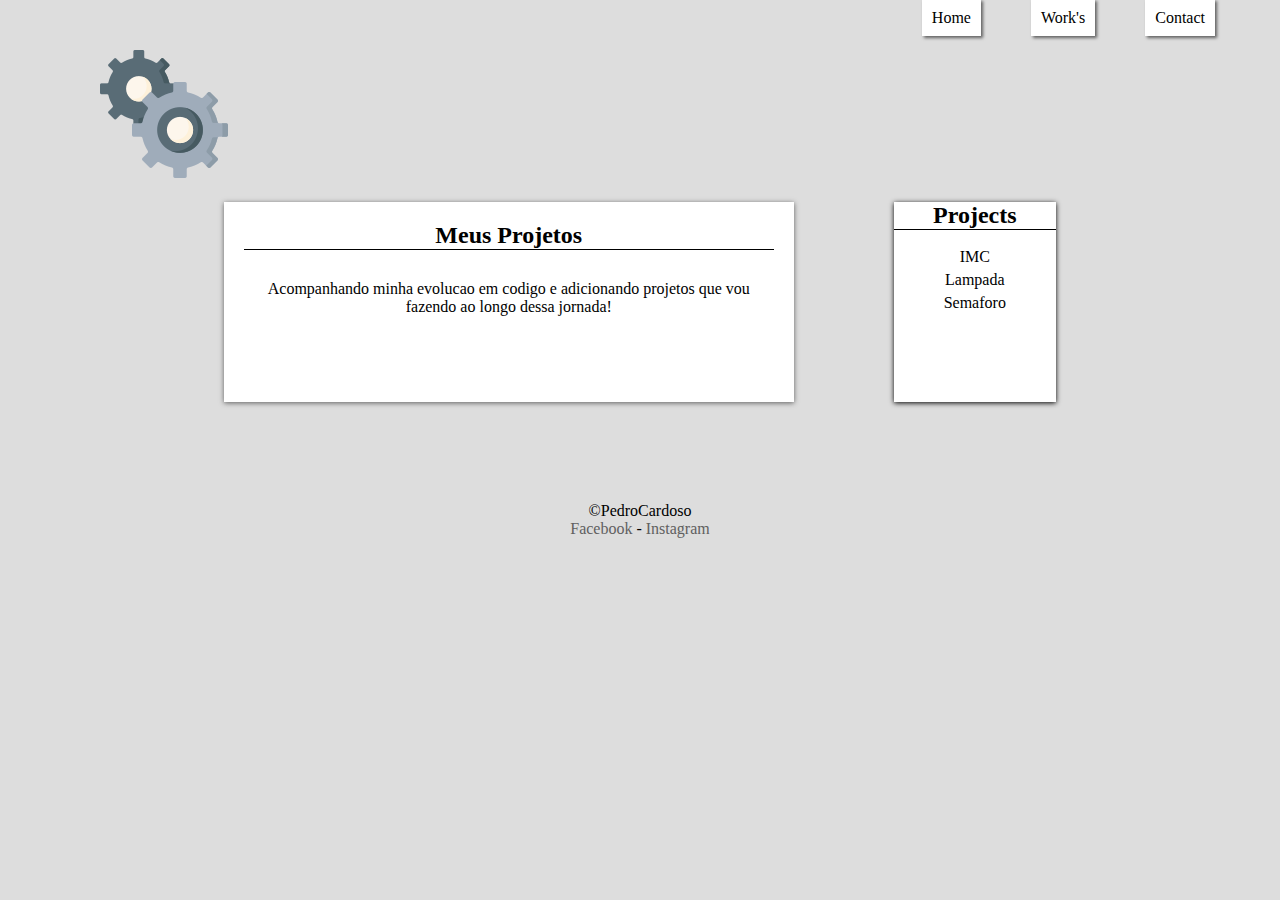
<file: index.html>
<!DOCTYPE html>
<html lang="pt-br">
<head>
    <meta charset="UTF-8">
    <meta http-equiv="X-UA-Compatible" content="IE=edge">
    <meta name="viewport" content="width=device-width, initial-scale=1.0">
    <title>Pagina Principal</title>
    <link rel="stylesheet" href="style.css">
</head>
<body>
    <div id="container">
        <header id="cabecalho">
            <div id="logo">
                <img src="./img/system.png" alt="">
            </div>
            <nav>
                <ul>
                    <li><a href="">Home</a></li>
                    <li><a href="">Work's</a></li>
                    <li><a href="">Contact</a></li>
                </ul>
            </nav>
        </header>
        <main>
            <section id="conteudo">
                <h2>Meus Projetos</h2>
                <p>
                    Acompanhando minha evolucao em codigo e adicionando projetos que vou fazendo ao longo dessa jornada!
                </p>
            </section>
            <aside id="barra-lateral">
                <h2>Projects</h2><br>
                <ul>
                    <li><a href="./imc/index.html" target="_blank">IMC</a></li>
                    <li><a target="_blank" href="./lampada/index.html">Lampada</a></li>
                    <li><a target="_blank" href="./semaforo/index.html">Semaforo</a></li>
                </ul>
            </aside>
        </main>
        <footer id="rodape">
            <p>
                &copy;PedroCardoso <br>
                <a href="">Facebook</a> - <a href="">Instagram</a>
            </p>
        </footer>
    </div>
</body>
</html>
</file>
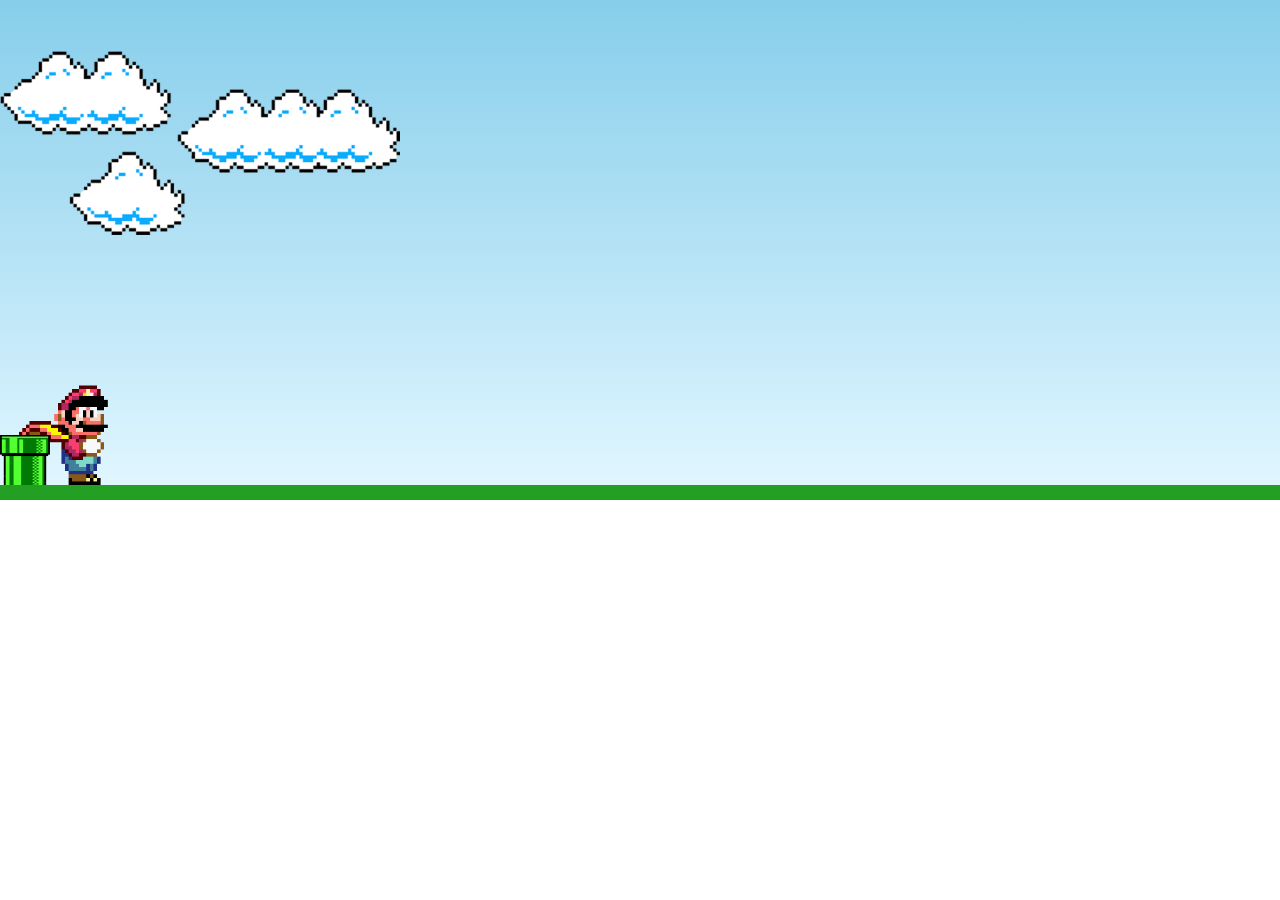
<file: basicMario/index.html>
<!DOCTYPE html>
<html lang="pt-br">
<head>
    <meta charset="UTF-8">
    <meta http-equiv="X-UA-Compatible" content="IE=edge">
    <meta name="viewport" content="width=device-width, initial-scale=1.0">
    <link rel="stylesheet" href="css/style.css">
    <script src="./js/script.js" defer></script>
    <title>Mario Jump</title>
</head>
<body>      
    <!-- 
        updates:
        Score
        stop animation
        window in game-over
     -->
    
    <div class="game-board">

        <img src="./images/clouds.png" class="clouds" alt="">
        <img src="./images/mario.gif" class="mario" alt="">
        <img src="./images/pipe.png" class="pipe" alt="">

    </div>    

</body>
</html>
</file>
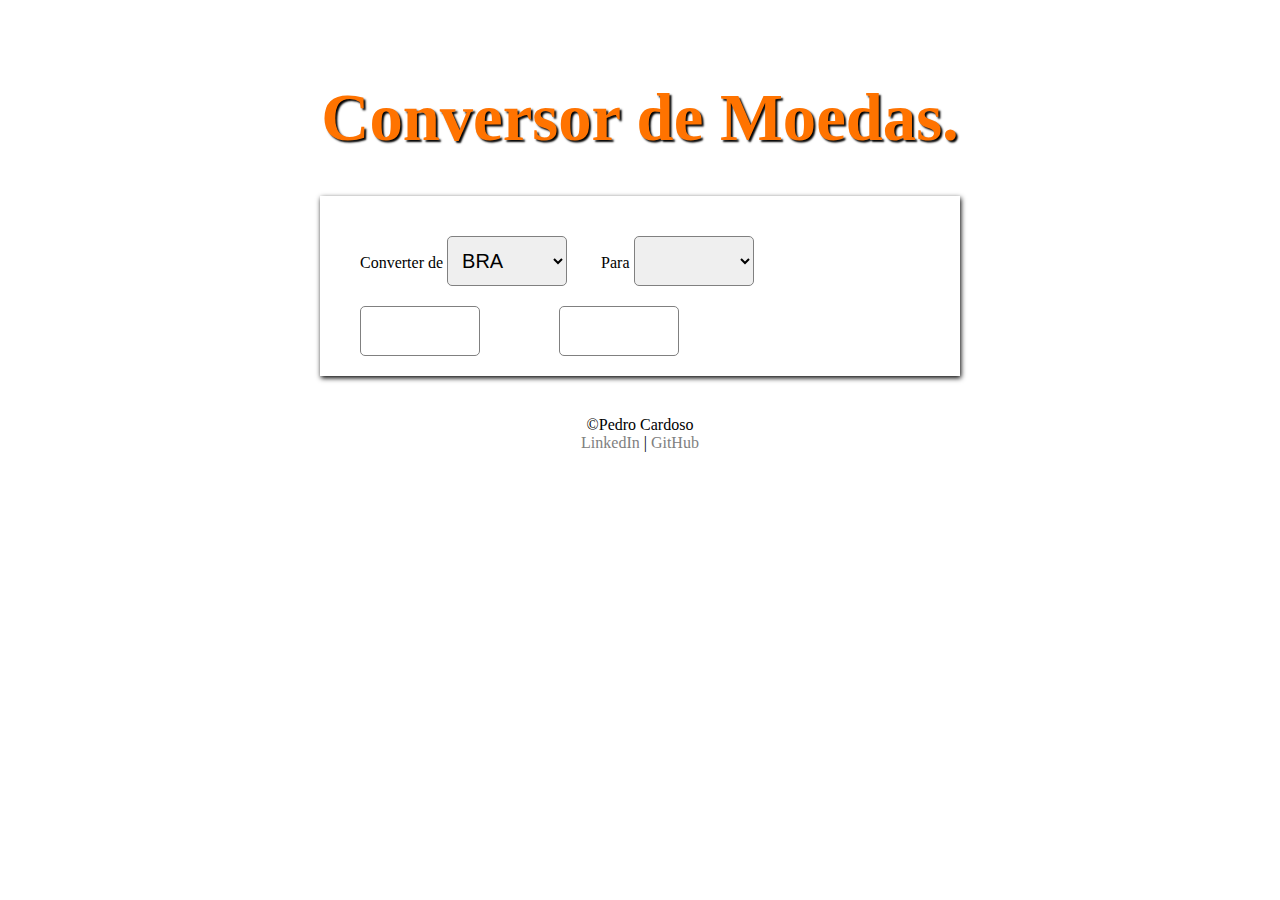
<file: Conversor/index.html>
<!DOCTYPE html>
<html lang="pt-br">
<head>
    <meta charset="UTF-8">
    <meta http-equiv="X-UA-Compatible" content="IE=edge">
    <meta name="viewport" content="width=device-width, initial-scale=1.0">
    <link rel="preconnect" href="https://fonts.googleapis.com">
    <link rel="preconnect" href="https://fonts.gstatic.com" crossorigin>
    <link href="https: //fonts.googleapis.com/css2? family= Cinzel:wght@700 & display=swap" rel="stylesheet">
    <link rel="stylesheet" href="./css/style.css">
    <link rel="shortcut icon" href="./img/favicon.ico" type="image/x-icon">
    <title>Conversor de moeda</title>
</head>
<body>
    <header class="cabeçalho">
        <h1 class="titulo">Conversor de Moedas.</h1>
    </header>
    <main class="principal">
        <div class="conteudo">
            <div>
                <label for="listE">Converter de</label>
                <select name="valoresA" class="valor" id="listUm">
                    <option value="BRA">BRA</option>
                </select>
                <label for="listS">Para</label>
                <select name="valoresB" class="valor" id="listDois">
                    <option value=""></option>
                    <option value="EUA">EUA</option>
                    <option value="EUR">EUR</option>
                    <option value="GPB">GPB</option>
                    <option value="CAD">CAD</option>
                </select>
            </div>
            <div class="primeiro">
                <label id="textUm" for="value"></label>
                <input class="outroValor" type="number" name="value" id="campoUm">

                <label id="textDois" for="resultado"></label>
                <input class="outroValor" type="number" name="resultado" id="campoDois">
            </div>
        </div>
    </main>
    <footer class="rodape">
        <p>
            &copy;Pedro Cardoso <br>
            <a href="http://" target="_blank" rel="noopener noreferrer">LinkedIn</a> |
            <a href="http://" target="_blank" rel="noopener noreferrer">GitHub</a>
        </p>
    </footer>
    <script src="./index.js"></script>
</body>
</html>
</file>
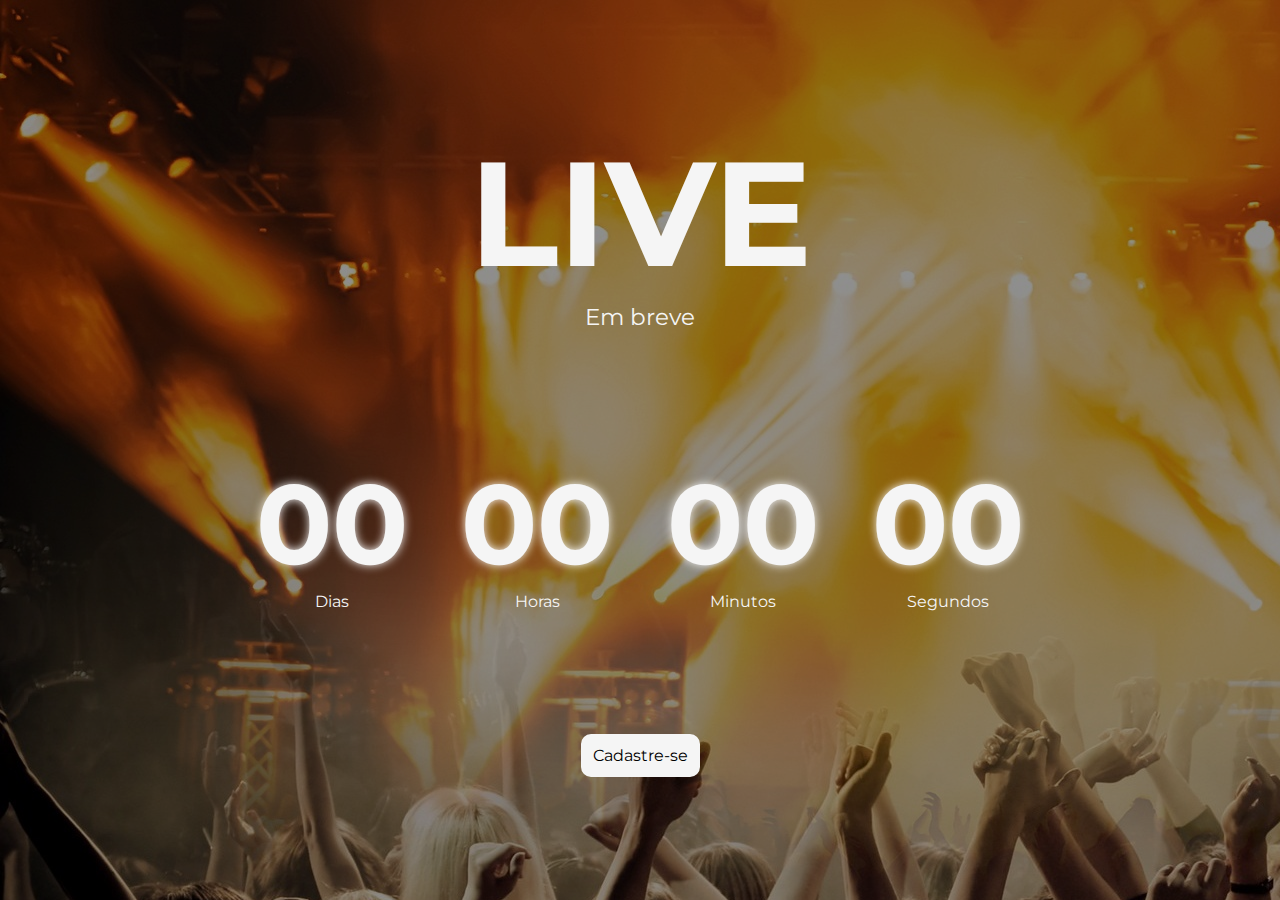
<file: countdown/index.html>
<!DOCTYPE html>
<html lang="pt-br">
<head>
    <meta charset="UTF-8">
    <meta name="viewport" content="width=device-width, initial-scale=1.0">
    <link rel="stylesheet" href="style.css">
    <link href="https://fonts.googleapis.com/css2?family=Montserrat:wght@700&display=swap" rel="stylesheet">
    <title>Count Down</title>
</head>
<body>
    <div class="container">
        <div class='title'>
            <h1>LIVE</h1>
            <p>Em breve</p>
        </div>

        <div class="countdown">
            <div >
                <h1 id="dias">00</h1>
                <p>Dias</p>
            </div>
            <div>
                <h1 id="horas">00</h1>
                <p>Horas</p>
            </div>
            <div>
                <h1  id="minutos">00</h1>
                <p>Minutos</p>
            </div>
            <div>
                <h1 id="segundos">00</h1>
                <p>Segundos</p>
            </div>
        </div>

        <div class='button'>
            <p>Cadastre-se</p>
        </div>
    </div>

    <script src="./main.js"></script>
</body>
</html>
</file>
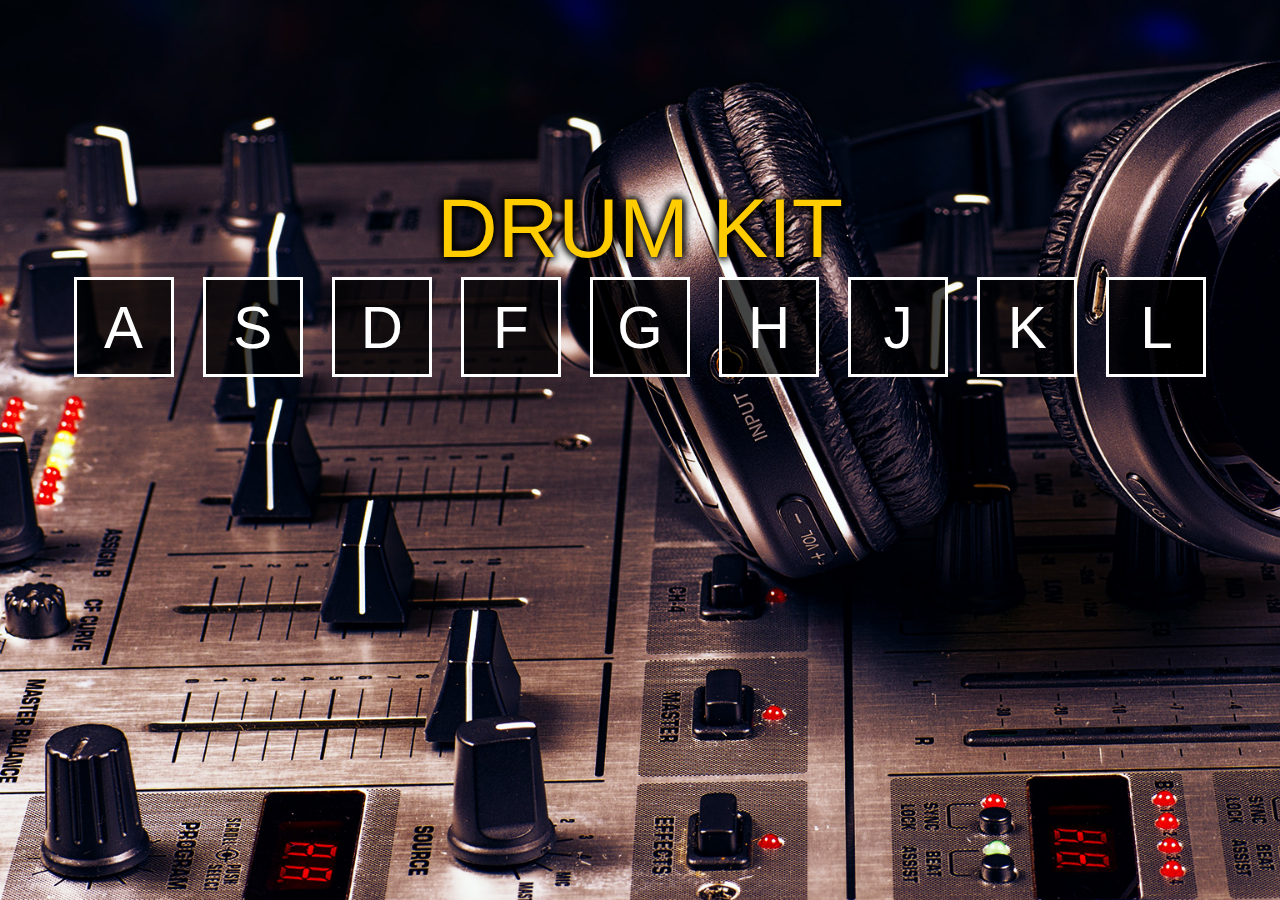
<file: drumkit/index.html>
<!DOCTYPE html>
<html lang="pt-br">
    <head>
        <meta charset="UTF-8">
        <meta name="viewport" content="width=device-width, initial-scale=1.0">
        <link rel="stylesheet" href="./style.css">
        <title>DRUM KIT</title>
    </head>
    <body>
        <main>
            <diV class="title">DRUM KIT</div> 
            <div class="container" id="container">
                <!-- divs criadas pelo JS -->
            </div>
            <script src="./script.js"></script>
        </main>
    </body>
</html>
</file>
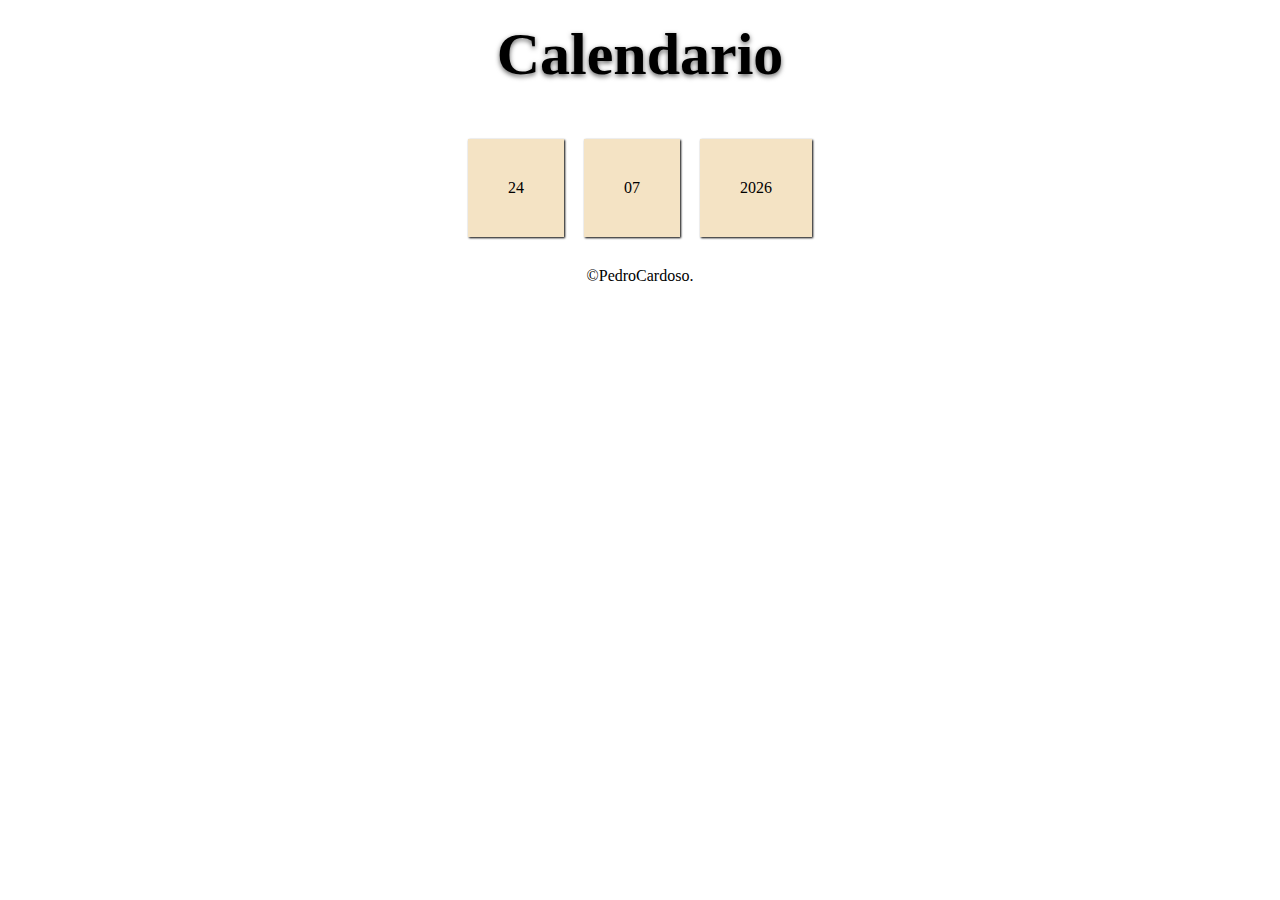
<file: hours/index.html>
<!DOCTYPE html>
<html lang="pt-br">
<head>
    <meta charset="UTF-8">
    <meta http-equiv="X-UA-Compatible" content="IE=edge">
    <meta name="viewport" content="width=device-width, initial-scale=1.0">
    <title>Hours</title>
    <link rel="stylesheet" href="style.css">
</head>
<body>
    <header class="cabecalho">
        <h1 class="title">Calendario</h1>
    </header>
    <main>
        <div class="container">
            <div class="data" id="dia"></div>
            <div class="data" id="mes"></div>
            <div class="data" id="ano"></div>
        </div>
    </main>
    <footer class="rodape">
        <p>
            &copy;PedroCardoso.
        </p>
    </footer>

    <script src="./script.js"></script>
</body>
</html>
</file>
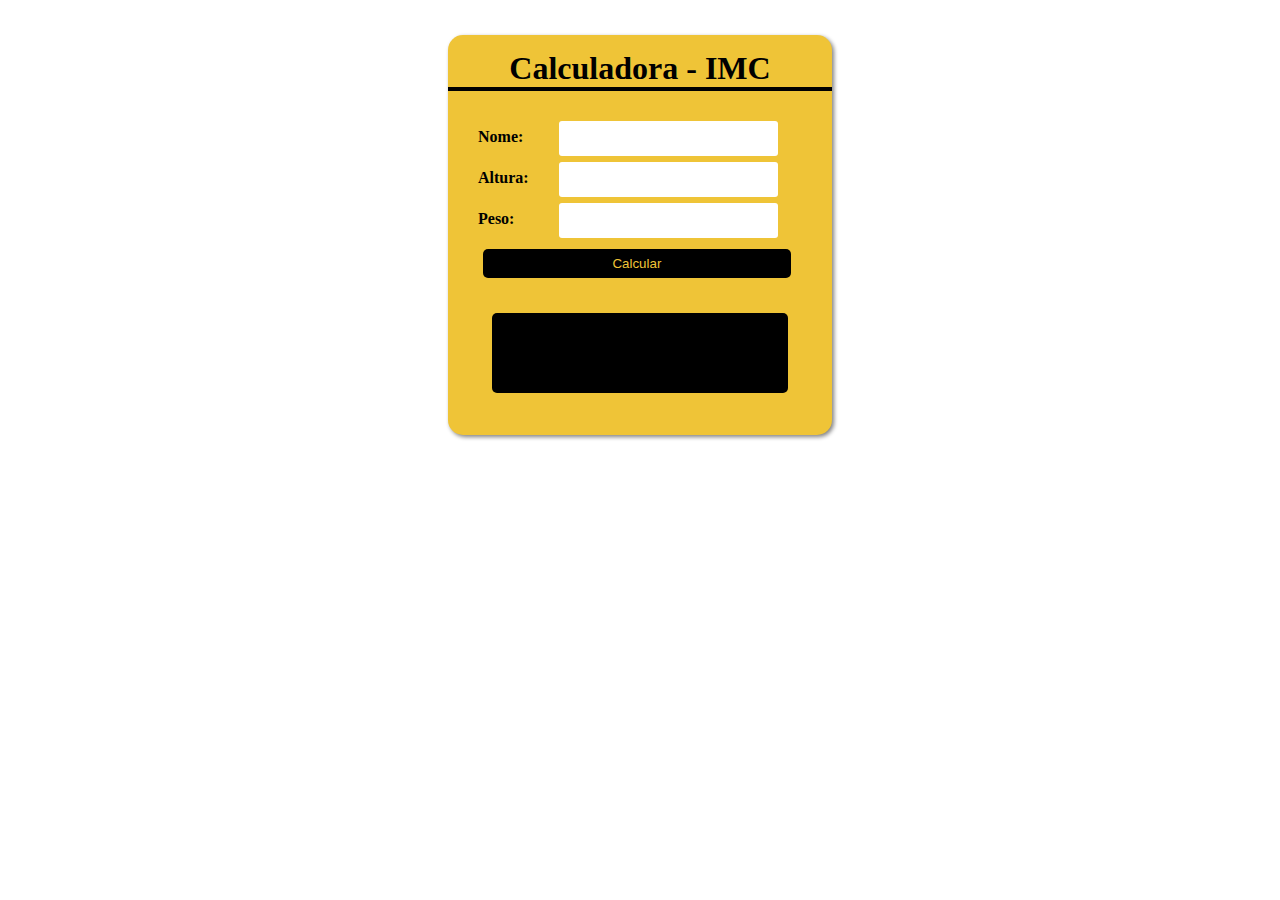
<file: imc/index.html>
<!DOCTYPE html>
<html lang="en">
<head>
    <meta charset="UTF-8">
    <meta http-equiv="X-UA-Compatible" content="IE=edge">
    <meta name="viewport" content="width=device-width, initial-scale=1.0">
    <title>Calculadora de IMC</title>
    <link rel="stylesheet" href="style.css">
    <link rel="preconnect" href="https://fonts.googleapis.com">
    <link rel="preconnect" href="https://fonts.gstatic.com" crossorigin>
    <link href="https://fonts.googleapis.com/css2?family=Joan&display=swap" rel="stylesheet">
</head>
<body>
    <main>
        <div id="titulo">
            <h1>
                Calculadora - IMC
            </h1>
        </div>
        <div id="bar"></div>
        <div id="conteudo">
            <div class="column-3 column label">
                <label for="">Nome:</label>
            </div>
            <div class="column-9 column input">
                <input type="text" id="nome"/>
            </div>

            <div class="column-3 column label">
                <label for="">Altura:</label>
            </div>
            <div class="column-9 column input">
                <input type="number" id="tn1"/>
            </div>

            <div class="column-3 column label">
                <label for="">Peso:</label>
            </div>
            <div class="column-9 column input">
                <input type="number" id="tn2"/>
            </div>
            <input id="button" type="button" value="Calcular" onclick="imc()">
        </div>
        <div id="resultado">

        </div>
    </main>
    <script src="script.js"></script>
</body>
</html>
</file>
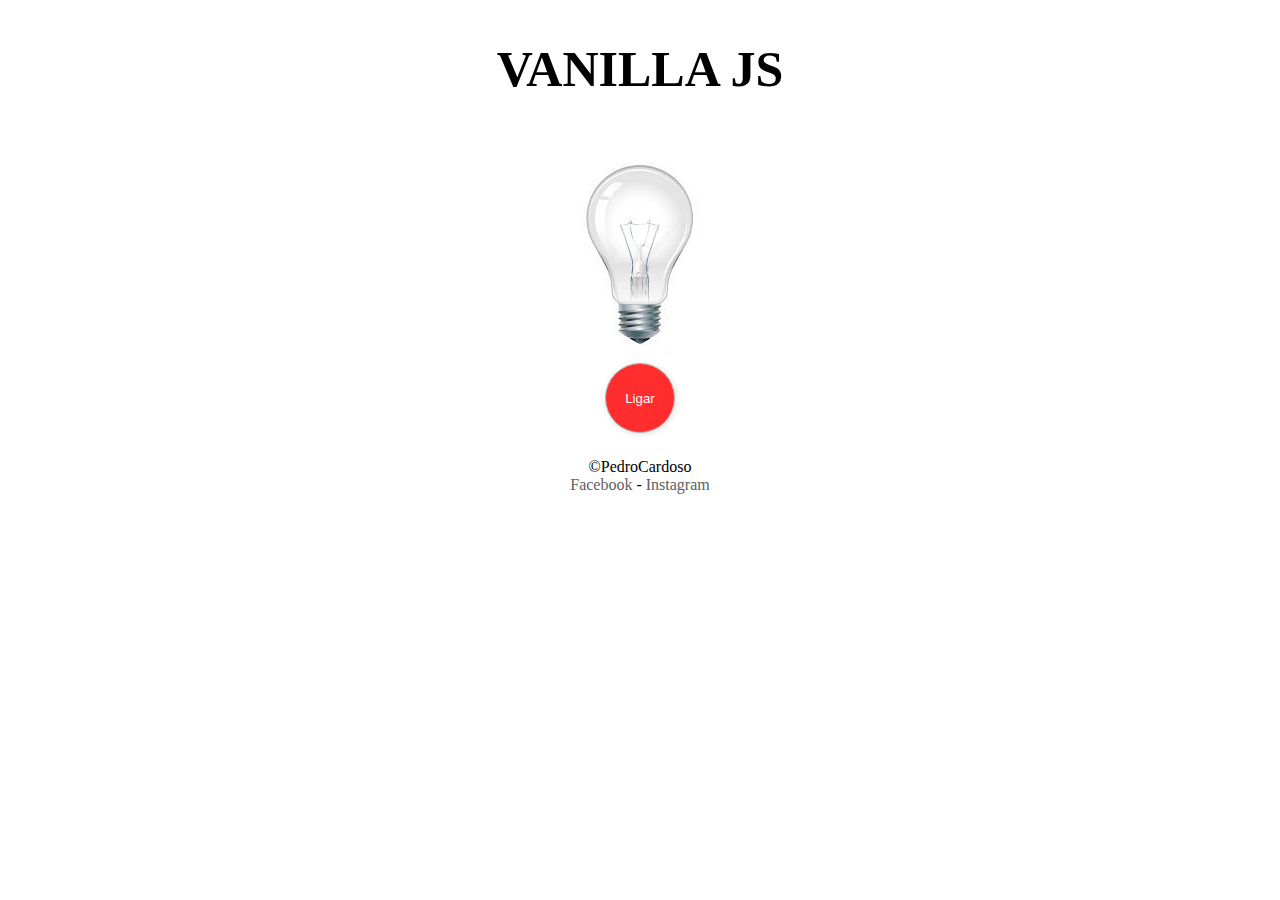
<file: lampada/index.html>
<!DOCTYPE html>
<html lang="en">
<head>
    <meta charset="UTF-8">
    <meta http-equiv="X-UA-Compatible" content="IE=edge">
    <meta name="viewport" content="width=device-width, initial-scale=1.0">
    <title>Lampada</title>
    <link rel="stylesheet" href="style.css">
</head>
<body>
    <div id="container">
        <header id="cabecalho">
            <h1>VANILLA JS</h1>
        </header>
        <main>
            <div id="conteudo">
                <img id="img" src="./img/desligada.jpg" alt="Imagem" title="Lampada" onmouseleave="saiu()" onmouseenter="ascender()" ondblclick="quebrar()">
            </div>
            <div id="botoes">
                <button id="turnOnOff" class="botao" type="button" value="" onclick="ligarDesligar()" >Ligar</button>
            </div>
        </main>
        <footer id="rodape">
            <p>
                &copy;PedroCardoso <br>
                <a href="">Facebook</a> - <a href="">Instagram</a>
            </p>
        </footer>
    </div>

    <script src="./script.js"></script>
</body>
</html>
</file>
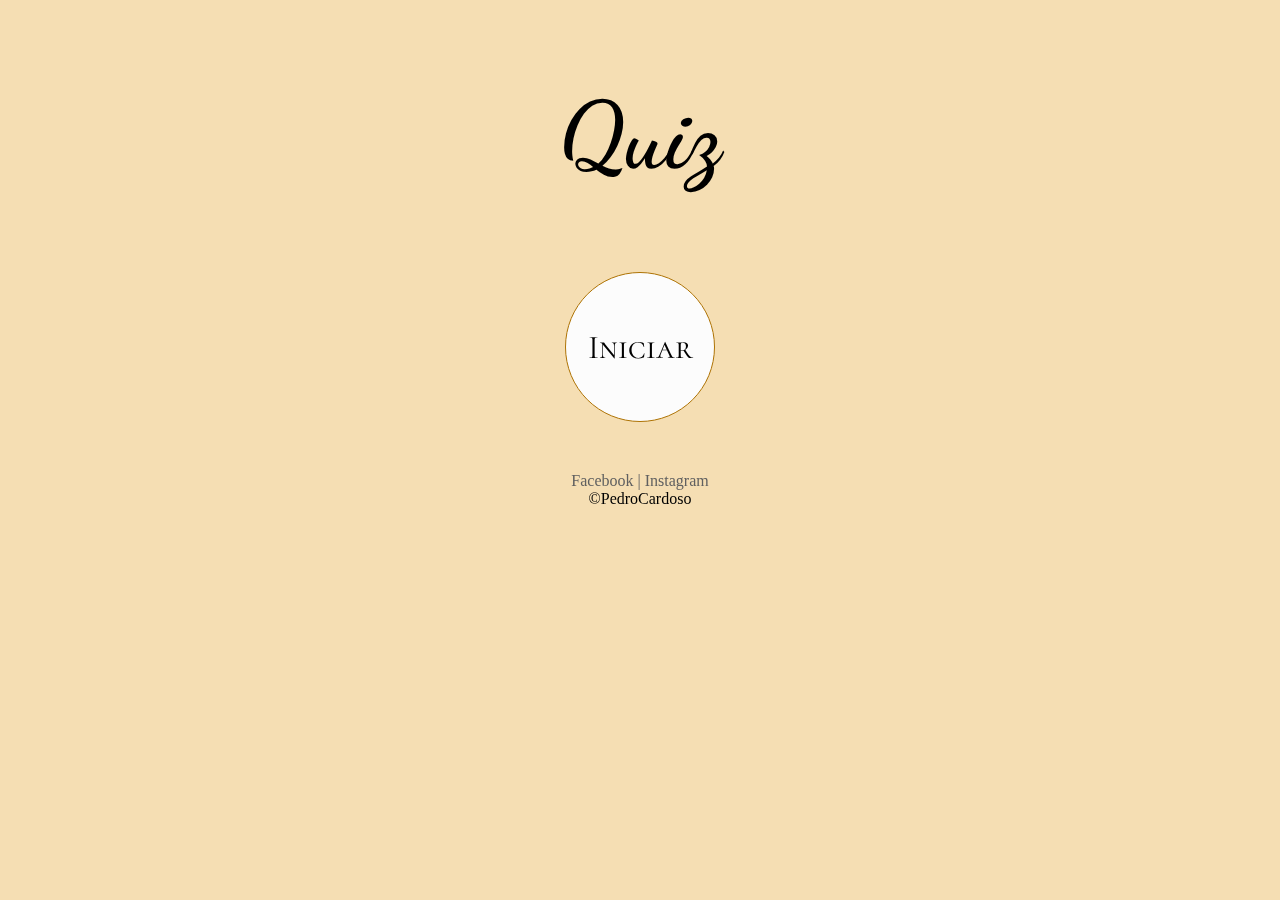
<file: quiz/index.html>
<!DOCTYPE html>
<html lang="pt-br">
<head>
    <meta charset="UTF-8">
    <meta name="description" content="Quiz">
    <meta http-equiv="X-UA-Compatible" content="IE=edge">
    <meta name="viewport" content="width=device-width, initial-scale=1.0">
    <link rel="preconnect" href="https://fonts.googleapis.com">
    <link rel="preconnect" href="https://fonts.gstatic.com" crossorigin>
    <link href="https://fonts.googleapis.com/css2?family=Dancing+Script:wght@700&display=swap" rel="stylesheet">
    <link rel="preconnect" href="https://fonts.googleapis.com">
    <link rel="preconnect" href="https://fonts.gstatic.com" crossorigin>
    <link href="https://fonts.googleapis.com/css2?family=Cormorant+SC:wght@300&display=swap" rel="stylesheet">
    <link rel="stylesheet" href="./window.css">
    <link rel="stylesheet" href="style.css">
    <title>Quiz</title>
</head>
<body>
    <div class="container">
        <header class="cabecalho">
            <h1>
                Quiz
            </h1>
        </header>
        <main class="conteudo">
            <div class="bloco">
                <p>Iniciar</p>
            </div>
        </main>
        <footer class="rodape">
            <p>
                <a href="http://facebook.com.br" target="_blank" rel="noopener noreferrer">Facebook</a>
                |
                <a href="http://instagram.com.br" target="_blank" rel="noopener noreferrer">Instagram</a> <br>
                <span>&copy;PedroCardoso</span>
            </p>
        </footer>
    </div>

<!-- ===================================================================================== -->
    <!-- Parte de interacao do quiz -->

    <div class="modal" id="modal">
        <div class="modal-content">
            <header class="modal-header">
                <h2 id="tittle">Pergunta:</h2>
                <span class="modal-close" id="modalClose">&#10006;</span>
            </header>
            <div class="window">
                <div class="question">
                  <p id="pergunta">
                    LaMelo ball joga em qual time de basquete ?
                  </p>
                </div>
                <div class="response">
                  <ol>
                    <li id="a" value="1A" class="quest">Hornets</li>
                    <li id="b" value="1B" class="quest">Lakers</li>
                    <li id="c" value="1C" class="quest">Bulls</li>
                    <li id="d" value="1D" class="quest">Chicago</li>
                  </ol>
                </div>
            </div>
            <div class="botao">
                <button id="button">&raquo;</button>
            </div>
        </div>
    </div>

    <script src="./script.js"></script>
</body>
</html>
</file>
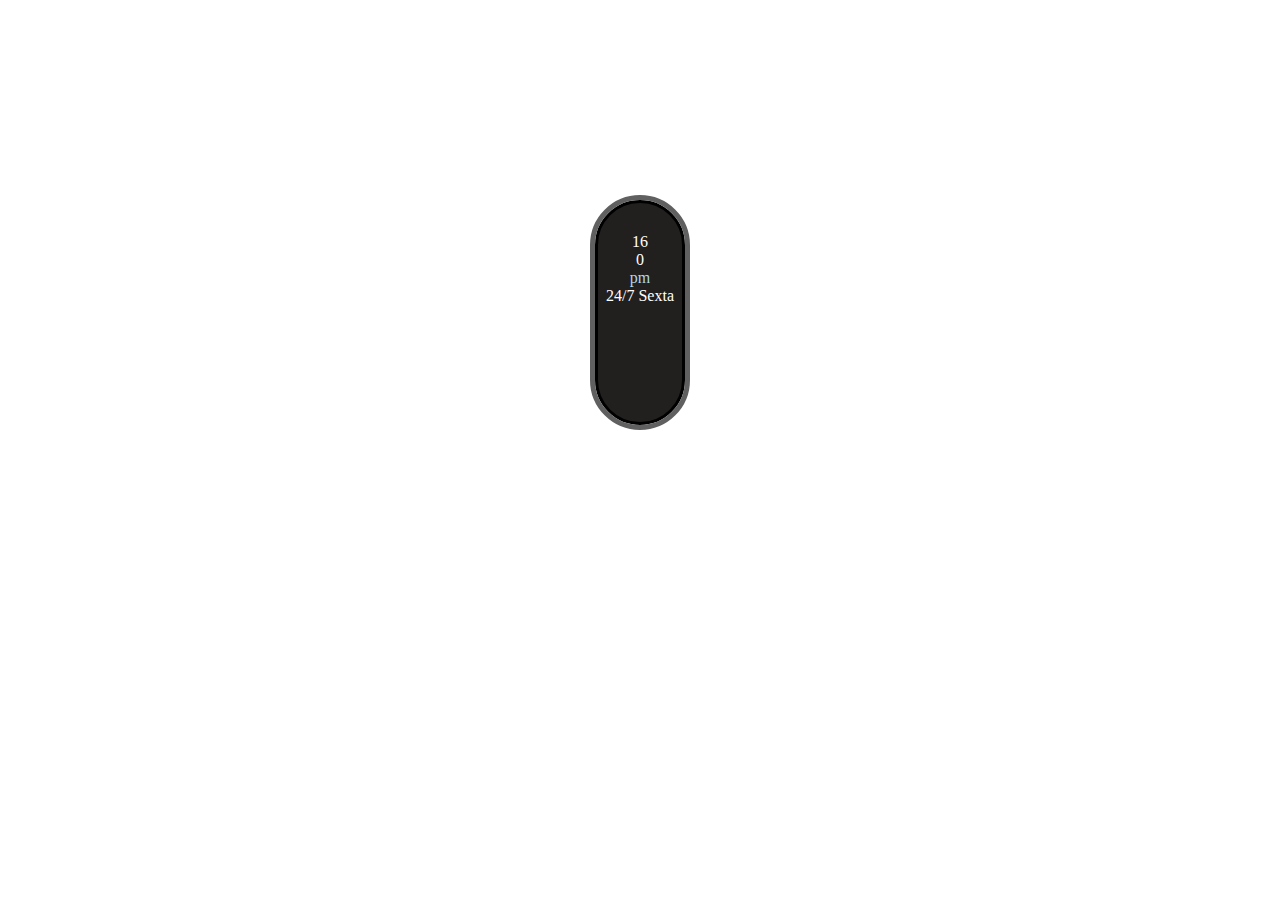
<file: RelDigital/index.html>
<!DOCTYPE html>
<html lang="pt-br">
<head>
    <meta charset="UTF-8">
    <meta http-equiv="X-UA-Compatible" content="IE=edge">
    <meta name="viewport" content="width=device-width, initial-scale=1.0">
    <title>Relogio Digital</title>
    <link rel="stylesheet" href="style.css">
</head>
<body>
    <div class="container">
        <div class="time">
            <p id="hour">
                12
            </p>
            <p id="min">
                20
            </p>
        </div>
        <div class="data">
            <p id="dayTime">
                am
            </p>
            <p id="dataTime">
                17/07 Segunda
            </p>
        </div>
    </div>

    <script src="./script.js"></script>
</body>
</html>
</file>
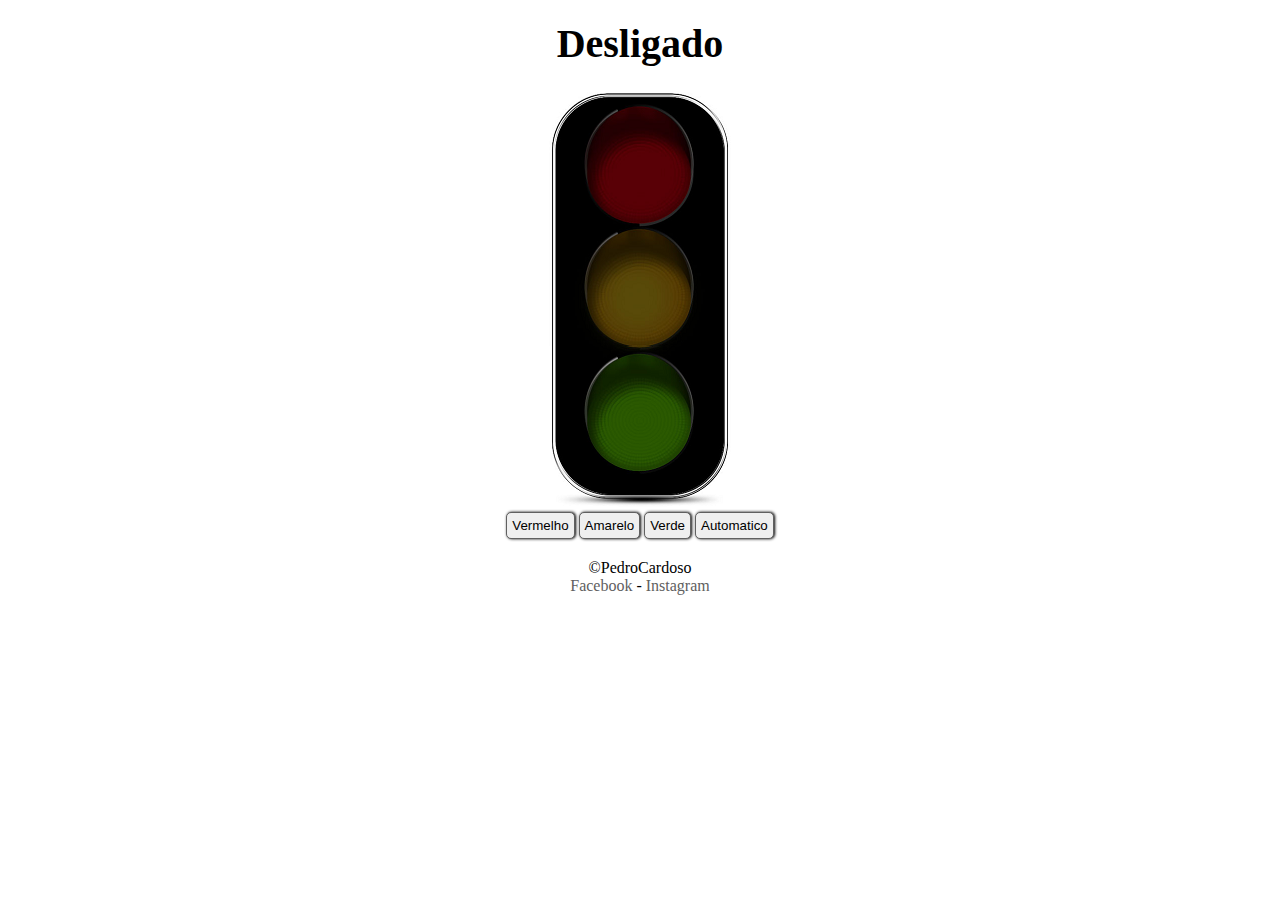
<file: semaforo/index.html>
<!DOCTYPE html>
<html lang="en">
<head>
    <meta charset="UTF-8">
    <meta http-equiv="X-UA-Compatible" content="IE=edge">
    <meta name="viewport" content="width=device-width, initial-scale=1.0">
    <title>Semaforo</title>
    <link rel="stylesheet" href="style.css">
</head>
<body>
    <section id="titulo">
        <h1>Desligado</h1>
    </section>
    <main id="conteudo">
        <div>
            <img id="img" src="./img/desligado.png" id="img" alt="">
        </div>
        <div id="botoes">
            <button id="vermelho">Vermelho</button>
            <button id="amarelo">Amarelo</button>
            <button id="verde">Verde</button>
            <button id="automatico">Automatico</button>
        </div>
    </main>
    <footer id="rodape">
        <p>
            &copy;PedroCardoso <br>
            <a href="">Facebook</a> - <a href="">Instagram</a>
        </p>
    </footer>
    <script src="./index.js"></script>
</body>
</html>
</file>
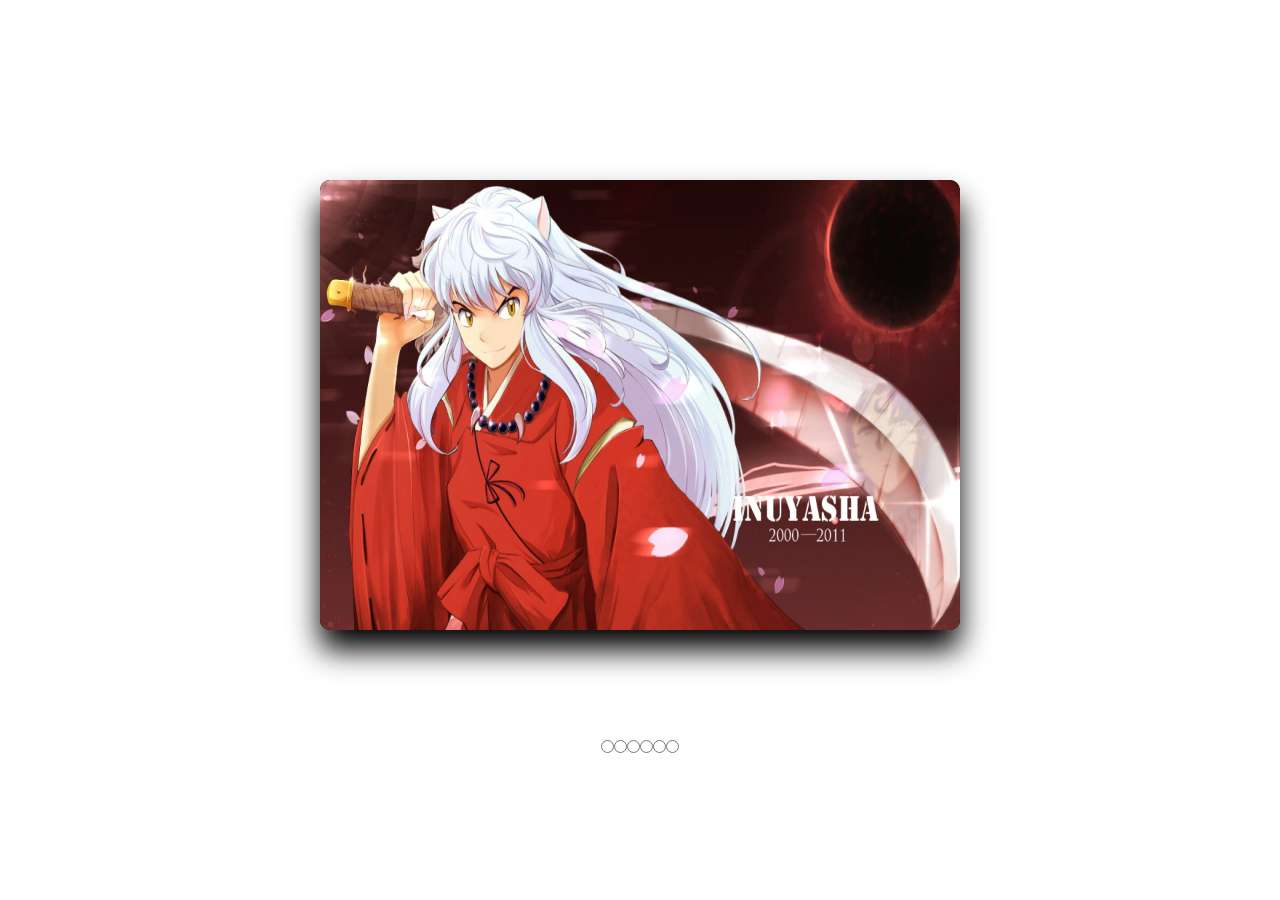
<file: slideshow/index.html>
<!DOCTYPE html>
<html lang="pt-br">
<head>
    <meta charset="UTF-8">
    <meta http-equiv="X-UA-Compatible" content="IE=edge">
    <meta name="viewport" content="width=device-width, initial-scale=1.0">
    <title>SlideShow</title>
    <link rel="stylesheet" href="./style.css">
</head>
<body>
    <main>
        <div>
            <h1 id="texto"></h1>
        </div>
        <div class="container-slide">
            <div class="action-button" id="previous">&laquo;</div>
            <div class="container-items" id="container-items"></div>
            <div class="action-button" id="next">&raquo;</div>
        </div>
        <div id="bullets">
            <input type="radio" name="tname" id="1">
            <input type="radio" name="tname" id="2">
            <input type="radio" name="tname" id="3">
            <input type="radio" name="tname" id="4">
            <input type="radio" name="tname" id="5">
            <input type="radio" name="tname" id="6">
        </div>
    </main>
    <script src="./script.js"></script>
</body>
</html>
</file>
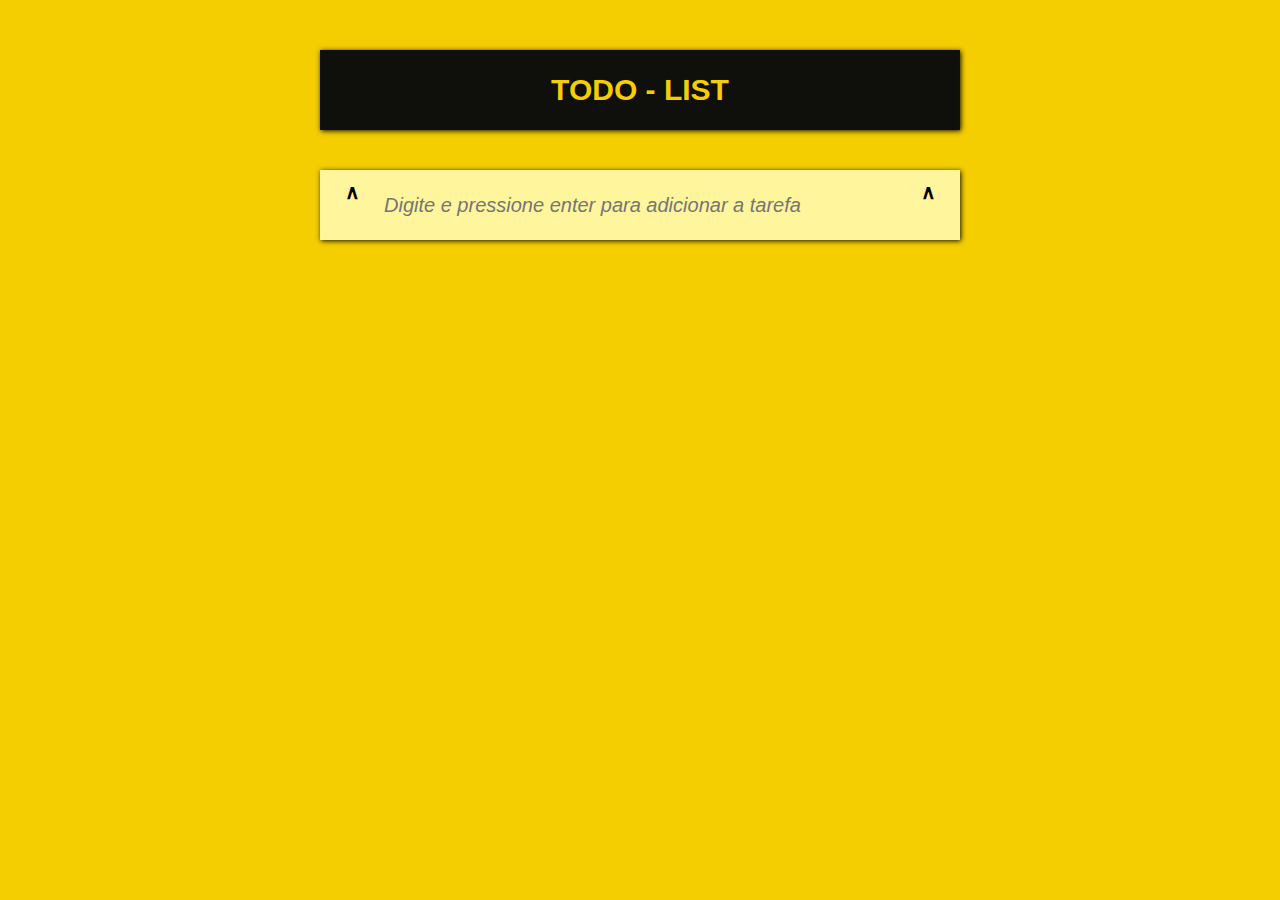
<file: to-do-list/index.html>
<!DOCTYPE html>
<html lang="pt-br">
<head>
    <meta charset="UTF-8">
    <meta name="viewport" content="width=device-width, initial-scale=1.0">
    <link rel="stylesheet" href="style.css">
    <title>todo-list</title>
</head>
<body>
    <div class="todo">  <!--Container-->
        <div class="todo__title"> <!--Tittle-->
            TODO - LIST
        </div>

        <div class="todo__list" id="todoList"> <!--List-->
            <!-- Criado dinamicamente com o javascript -->
        </div>

        <div class="todo__new-item"> <!--New Item-->
            <div>&and;</div>
            <input type="text" id="newItem" placeholder="Digite e pressione enter para adicionar a tarefa">
            <div>&and;</div>
        </div>
    </div>
    <script src="./app.js"></script>
</body>
</html>
</file>
<file: style.css>
*{
    margin: 0;
    padding: 0;
    box-sizing: border-box;
}
body{
    background-color: #dddddd;
}
/* ------------------------------------------------------------------------------------------- */
/* Cabecalho */
header#cabecalho{
    display: flex;
    align-items: center;
}
header#cabecalho #logo{
    margin: 50px 0px 0px 100px;
}
header#cabecalho nav, ul{
    display: flex;
    width: 100%;
    position: absolute;
    margin-top: -55px;
    right: 20px;
    justify-content: flex-end;
}
header#cabecalho nav ul li{
    list-style: none;
}
header#cabecalho nav ul li a{
    text-decoration: none;
    margin: 25px;
    padding: 10px;
    color: black;
    box-shadow: 2px 2px 3px #606060;
    background-color: white;
}
header#cabecalho nav ul li a:hover{
    color: #606060;
}
/* ------------------------------------------------------------------------------------------- */
/* conteudo */
main{
    display: flex;
    width: 65%;
    margin: 20px auto;
}
main section#conteudo{
    width: 70%;
    padding: 20px;
    background-color: white;
    box-shadow: 0px 1px 5px #606060;
    text-align: center;
}
main section#conteudo h2{
    border-bottom: 1px solid black;
}
main section#conteudo p{
    margin-top: 30px;
}
main aside#barra-lateral{
    margin: 0px 0px 0px 100px;
    width: 20%;
    height: 200px;
    box-shadow: 0px 1px 5px black;
    background-color: white;
}
main aside#barra-lateral h2{
    text-align: center;
    border-bottom: 1px solid black;
}
main aside#barra-lateral ul{
    position: relative;
    text-align: center;
    margin: 0px 0px 0px 20px;
    display: block;
    clear: both;
}
main aside#barra-lateral ul li{
    list-style: none;
    margin-bottom: 5px;
    white-space: 100%;
}
main aside#barra-lateral ul li a{
    text-decoration: none;
    color: black;
}
main aside#barra-lateral ul li a:hover{
    color: #606060;
}
/* ------------------------------------------------------------------------------------------- */
/* Rodape */

footer#rodape p{
    text-align: center;
    margin-top: 100px;
}
footer#rodape p a{
    text-decoration: none;
    color: #606060;
}
</file>
<file: basicMario/css/style.css>
*{
    margin: 0;
    padding: 0;
    box-sizing: border-box;
}

.game-board{
    width: 100%;
    height: 500px;
    border-bottom: 15px solid rgb(35, 160, 35);
    margin: 0 auto;
    position: relative;
    overflow: hidden;
    background: linear-gradient(#87CEEB, #E0F6FF);
}

.pipe{
    position: absolute;
    bottom: 0;
    width: 50px;
    height: 50px;
    animation: pipe-animation 1.5s infinite linear;
}
.mario{
    width: 130px;
    position: absolute;
    bottom: 0;
}

.jump{
    animation: jump 500ms ease-out;

}
.clouds{
    width: 400px;
    bottom: 250px;
    position: absolute;
    animation: clouds 20s infinite linear;
}

@keyframes pipe-animation{
    from{
        /* comecar no right 0 */
        right: -90px;
    }
    to{
        /* terminar no right 100% */
        right: 100%;
    }
}

@keyframes jump{

    0%{
        bottom: 0;
    }
    40%{
        bottom: 160px;
    }
    50%{
        bottom: 170px;
    }
    60%{
        bottom: 180px;
    }
    70%{
        bottom: 170px;
    }
    80%{
        bottom: 160px;
    }
    100%{
        bottom: 0;
    }

}

@keyframes clouds{
    from{
        right: -500px;
    }
    to{
        right: 100%;
    }
}
</file>
<file: Conversor/css/style.css>
*{
    margin: 0;
    padding: 0;
    box-sizing: border-box;
}
header.cabeçalho h1.titulo{
    font-family: 'Cinzel', serif;
    font-size: 50pt;
    color: rgb(255, 115, 0);
    text-shadow: 2px 2px 2px black;
    text-align: center;
    margin-top: 80px;
}
main.principal div.conteudo{
    flex-wrap: wrap;
    display: block;
    box-shadow: 1px 2px 5px black;
    width: 50vw;
    height: 20vh;
    margin: 40px auto;
    padding: 20px;
}

main.principal div.conteudo div{
    margin: 20px;
}
main.principal div.conteudo div select.valor{
    width: 120px;
    height: 50px;
    padding: 10px;
    font-size: 15pt;
    border: 1px solid gray;
    outline: 0;
    border-radius: 5px;
    margin-right: 30px;
}
main.principal div.conteudo div input.outroValor{
    width: 120px;
    height: 50px;
    padding: 10px;
    font-size: 15pt;
    border: 1px solid gray;
    outline: 0;
    border-radius: 5px;
    margin-right: 75px;
}

footer.rodape{
    text-align: center;
    margin: 20px;
}
footer.rodape p a{
    text-decoration: none;  
    color: gray;
}
footer.rodape p a:hover{
    text-decoration: underline;  
    color: blue
}
</file>
<file: countdown/style.css>
*{
    margin: 0;
    padding: 0;
    box-sizing: border-box;
}
body{
    background-image: url(./bg.jpg);
    color: whitesmoke;
    font-family: 'Montserrat', sans-serif;
    user-select: none;/*Nao deixa ser selecionado!*/
}
.container{
    display: flex;
    flex-direction: column;
    width: 100vw;
    height: 100vh;
    align-items: center;
    justify-content: space-evenly;
    text-align: center;
    background-color: #00000070;
}
.title{
    font-size: calc(10px + 5vw);
}
.title p{
    font-size: calc(10px + 1vw);
}
.countdown{
    display: flex;
    width: 60vw;
    justify-content: space-between ;
    flex-wrap: wrap;
}
.countdown h1{
    font-size: calc(10px + 8vw);
    text-shadow: 0px 0px 10px whitesmoke;
}
.button{
    background-color: whitesmoke;
    color: black;
    padding: 10px;
    cursor: pointer;
    border-radius: 10px;
    border: 2px solid whitesmoke;
}
.button:hover{
    background-color: black;
    color: whitesmoke;
}
</file>
<file: drumkit/style.css>
*{
    margin: 0;
    padding: 0;
    box-sizing: border-box;
}
body{
    background: url('./img/back.jpg');
    background-size: cover;
    width: 100vw;
    height: 100vh;
    font-family: 'Open sans', sans-serif;
}
main{
    display: flex;
    flex-direction: column;
}
.title{
    margin-top: 20vh;
    text-align: center;
    color: #ffcc00;
    text-shadow: 0px 0px 10px black,
                 0px 0px 10px black,
                 0px 0px 10px black;
    font-size: calc(5vw + 20px);
}
.container{
    width: 90vw;
    height: 100px;
    margin: 0 auto;
    display: flex;
    flex-wrap: wrap;
    align-items: center;
    justify-content: space-around;
    gap: 10px; /*Espaco entre os itens*/
}
.key{
    cursor: pointer;
    display: flex;
    width: 100px;
    height: 100px;
    align-items: center;
    justify-content: center;
    background-color: #000000BB;
    border: 3px solid white;
    color: white;
    user-select: none; /*Nao deixa o texto ser selecionado!*/
    font-size: calc(3vw + 20px); /*Responsividade!*/
    transition: transform .3s;
}
/* Quando voce ativar o botao ele vai fazer o efeito! */
.active{
    transform: scale(1.3);
    border-color: #ffcc00;
    box-shadow: 0 0 50px #ffcc00;
}
</file>
<file: hours/style.css>
*{
    margin: 0;
    padding: 0;
    box-sizing: border-box;
}
header.cabecalho{
    padding: 20px;
}
header.cabecalho .title{
    text-align: center;
    font-size: 45pt;
    font-family: serif;
    text-shadow: 0px 2px 5px #606060;
}

div.container{
    align-items: center;
    justify-content: center;
    display: flex;
    padding: 20px;
    margin: 10px;
    gap: 20px;
}
div.data{
    box-shadow: 1px 1px 2px black;
    background-color: rgb(244, 227, 196);
    padding: 40px;
}
div.data:hover{
    transform: scale(1.2);
    background-color: wheat;
}

footer.rodape p{
    text-align: center;
}
</file>
<file: imc/style.css>
*{
    margin: 0;
    padding: 0;
    box-sizing: border-box;
}
body{
    max-width: 1900px;
    min-width: 300px;
}
main{
    box-shadow: 2px 2px 4px gray;
    width: 30%;
    height: 400px;
    margin: 35px auto;
    border-radius: 15px;
    background-color: rgb(239, 196, 55);
    padding-bottom: 15px;
}
#titulo{
    display: flex;
    justify-content: center;
    padding: 15px 0px 0px 0px;
    
}
#bar{
    border: 2px solid black;
}
#conteudo{
    padding: 30px;
    display: flex;
    flex-wrap: wrap;
}
#button{
    background-color: black;
    color: rgb(239, 196, 55);
    padding: 7px;
    width: 95%;
    border: 0;
    border-radius: 5px;
    margin: 5px;
    cursor: pointer;
}
#button:hover{
    background-color: rgb(38, 37, 37);
}
.column-3 { 
       /*nome  */
    width: 25%;    
}
.column-9 {    
    /* imput */
    width: 75%;    
}
.label {
    padding-top: 7px;
    font-weight: bold
}
.column {
    float: left;
    height: 41px;
}
.input input {
    width: 90%;
    height: 35px;    
    background-color: white;
    border: 0 none;
    border-radius: 3px;
    padding: 10px;
    outline: 0;
    text-align: center;
    font-weight: bold;
    font-family: 'Joan', serif;
    font-size: 17px;
}
#resultado{
    background-color: black;
    color: rgb(239, 196, 55);
    width: 77%;
    border-radius: 5px;
    margin-bottom: 10px;
    margin: auto;
    padding: 40px 10px;
    text-align: center;
    font-family: 'Joan', serif;
    font-weight: normal;
}
</file>
<file: lampada/style.css>
*{
    margin: 0;
    padding: 0;
    box-sizing: border-box;
}
header#cabecalho{
    text-align: center;
    margin: 40px;
    font-size: 25px;
}
div#conteudo{
    margin: auto;
    display: flex;
    justify-content: center;
    width: 40%;
}
div#conteudo #img{
    cursor: pointer;
}
div#botoes{
    display: flex;
    justify-content: center;
}
div#botoes .botao{
    background-color: rgb(255, 45, 45);
    padding: 7px;
    width: 70px;
    height: 70px;
    border-radius: 100%;
    border: 1px solid #b3b2b2;
    box-shadow: 1px 1px 6px #dddddd;
    margin: 5px;
    cursor: pointer;
    color: white;
    text-align: center;
}
div#botoes .botao:hover{
    background-color: red;
}
footer#rodape{
    margin: 20px;
}
footer#rodape p{
    text-align: center;
}
footer#rodape p a{
    text-decoration: none;
    color: #606060;
}
</file>
<file: quiz/window.css>
.modal{
    position: fixed;
    top:0;
    left:0;
    width: 100%;
    height: 100%;
    background: #00000090;
    opacity: 0;
    z-index: -1;
}

.modal.active{
    opacity: 1;
    z-index: 1;
}

.modal-content{
    display: flex;
    flex-direction: column;
    gap:20px;
    width: 80vw;
    margin: 30vh auto;
    padding-bottom: 30px;
    background-color: wheat;
    box-shadow: 1px 1px 10px black;
}

.modal-header{
    display: flex;
    position: relative;
    justify-content: center;
    height: 40px;
    line-height: 40px;
    font-size: 20pt;
    font-family: 'Dancing Script', cursive;
}
.modal-close{
    position: absolute;
    right: 0;
    display: block;
    width: 40px;
    height: 40px;
    text-align: center;
    user-select: none;
    cursor: pointer;
}

.modal-close:hover{
    background-color: #FF4949;
    color: white;
}
div.question{
    background-color: white;
    border: 1px solid rgb(173, 114, 4);
    width: 80%;
    margin: auto;
    padding: 20px;
}
div.question p{
    text-align: center;
}
div.response ol{
    display: flex;
    justify-content: space-evenly;
    width: 80%;
    margin: 20px auto;
}
div.response ol li{
    border: 1px solid rgb(173, 114, 4);
    background-color: rgb(252, 252, 252);

    list-style: none;
    cursor: pointer;
    padding: 5px;

    font-size: 15pt;
    font-family: 'Cormorant SC', serif;
}
.sumiu{
    opacity: 0;
    z-index: -1;
}
div.response ol li:hover{
    background-color: rgb(246, 209, 141);
    color: white;
    text-shadow: 1px 1px 2px black;
    /* Fazer quando clicar, sensaçao se pressionamento! */
}
div.response ol li.acertou{
    background: rgb(206, 248, 206);
    color: white;
    text-shadow: 1px 1px 1px black;
}
div.response ol li.errou{
    background: rgb(242, 121, 121);
    color: white;
    text-shadow: 1px 1px 1px black;
}

.botao{
    display: flex;
    justify-content: flex-end;
}
#button{
    width: 80px;
    height: 30px;

    border-radius: 10px;
    border: 1px solid rgb(173, 114, 4);

    cursor: pointer;
    margin: 0px 10px 0px 0px;

    transition: all 0s linear;
}
#button:hover{
    transform: scale(0.980, 0.980);
}
@media (max-width:480px){
    .modal{
        top:100%;
        transition: all 1s ease;
    }
    .modal.active{
        top:0;
    }
    .modal-content{
        margin:0;
        width:100%;
        position:fixed;
    }
}
</file>
<file: quiz/style.css>
*{
    margin: 0;
    padding: 0;
    box-sizing: border-box;
}
body{
    background: wheat;
}
header.cabecalho h1{
    text-align: center;
    margin: 80px 0px 50px 0px;

    font-size: 70pt;
    font-family: 'Dancing Script', cursive;
}
main.conteudo{
    display: flex;
    flex-wrap: wrap;

    justify-content: space-evenly;
    width: 40%;
    margin: auto;
}
main.conteudo div.bloco{
    border: 1px solid rgb(173, 114, 4);
    background-color: rgb(252, 252, 252);
    border-radius: 100px;

    width: 150px;
    height: 150px;

    padding: 20px;
    margin: 30px;
    cursor: pointer;

    transition: all 1s;
    display: flex;

    justify-content: space-around;
    align-items: center;
}
main.conteudo div.bloco:hover{
    background-color: rgb(246, 209, 141);
    box-shadow: 1px 1px 2px black;
    color: white;
    text-shadow: 1px 1px 2px black;
    transform: scale(1.2, 1.2);
    font-size: 30pt;
}
main.conteudo div.bloco p{
    font-size: 25pt;
    font-family: 'Cormorant SC', serif;
}
footer.rodape{
    margin-top: 20px;
}
footer.rodape p{
    text-align: center;
    color: #606060;
}
footer.rodape p span{
    color: black;
}
footer.rodape a{
    text-decoration: none;
    color: #606060;
}
</file>
<file: RelDigital/style.css>
*{
    margin: 0;
    padding: 0;
    box-sizing: border-box;
}
.container{
    border: 3px solid black;
    outline: 5px solid #606060;
    background-color: rgb(34, 31, 31);
    border-radius: 100px;
    width: 7vw;
    height: 25vh;
    margin: 200px auto;
    color: white;
}
.time{
    margin-top: 30px;
    text-align: center;
}
.data{
    text-align: center;
}
#dayTime{
    color: lightblue;
}
</file>
<file: semaforo/style.css>
*{
    margin: 0;
    padding: 0;
    box-sizing: border-box;
}
section#titulo{
    display: flex;
    align-items: center;
    justify-content: center;
}
section#titulo h1{
    font-size: 40px;
    margin: 20px;
}
main#conteudo{
    display: flex;
    justify-content: center;
    flex-wrap: wrap;
    position: relative;
    width: 30%;
    margin: auto;
}
main#conteudo #botoes button{
    padding: 5px;
    border-radius: 5px;
    border: 1px solid #606060;
    box-shadow: 1px 0px 3px black;
    cursor: pointer;
}
footer#rodape p{
    text-align: center;
    margin-top: 20px;
}
footer#rodape p a{
    text-decoration: none;
    color: #606060;
}
</file>
<file: slideshow/style.css>
*{
    margin: 0;
    padding: 0;
    box-sizing: border-box;
}
/* Usar o vh ou vw para responsividade da pagina */
.container-slide{
    display: flex;
    height: 50vh;
    width: 50vw;
    justify-content: space-between;
    background-color: black;
    margin: 20vh auto;
    border-radius: 10px;
    box-shadow: 0px 20px 30px black;
}
#texto{
    text-align: center;
    text-shadow: 1px 1px 2px gray;
}
#bullets{
    display: flex;
    justify-content: center;
    align-items: center;
    margin-top: -70px;
}
.container-items{
    position: absolute;
    display: flex;
    width: 50vw;
    height: 50vh;
    border-radius: 10px;
    overflow: hidden;
    /* O overflow: hidden; escondeu tudo */
}
.item{
    width: 50vw;
    height: 50vh;
    transition: all 1s;
}
/* Primeiro filho do item */
.item:first-child{
    margin-left: -100%;
}
.item img{
    width: 50vw;
    height: 50vh;
    border-radius: 10px;
}
.action-button{
    font: bold 30px sans-serif;
    display: flex;
    width: 50px;
    justify-content: center;
    align-items: center;
    color: #00000000; 
    user-select: none;
    z-index: 1;
}
.action-button:hover{
    color: white;
    background-color: #00000055;
    border-radius: 10px;
    cursor: pointer;
    transition: all 1s;
}
</file>
<file: to-do-list/style.css>
:root {
    --primary-color: #F4CE01;
    --secondary-color: #0F0F0B;
}

* {
    margin: 0;
    padding: 0;
    box-sizing: border-box;
}
html {
    font-size: 62.5%;
}

body {
    background-color: var(--primary-color);
    font: bold 2rem 'Open Sans', sans-serif;
}

.todo {
    display: flex;
    width: 50vw;
    flex-direction: column;
    align-items: center;
    margin: 0 auto;
    gap: 15px;
}

.todo__title {
    display: flex;
    background-color: var(--secondary-color);
    width: 100%;
    height: 80px;
    justify-content: center;
    align-items: center;
    margin-top: 50px;
    box-shadow: 1px 1px 5px var(--secondary-color);
    font-size: 3rem;
    color: var(--primary-color);
}

.todo__list {
    display: flex;
    width: 100%;
    flex-direction: column;
    gap: 10px;
}

.todo__item{
    display: flex;
    width: 100%;
    height: 60px;
    justify-content: space-between;
    align-items: center;
    padding: 5px;
    box-shadow: 1px 1px 5px var(--secondary-color);
}
.todo__item > div {
    width: 80%;
}
.todo__item:hover {
    cursor: pointer;
    transition: all .5s ease;
    background-color: var(--secondary-color);
    color: var(--primary-color);
}


.todo__item > input[type='text'] {
    border: none;
    width: 80%;
    font: inherit;
}

.todo__item > input[type='button'],
.todo__item > input[type='checkbox'] {
    width: 30px;
    height: 30px;
    font: inherit;
}


.todo__item > input[type='checkbox']:checked  + div {
    text-decoration:line-through;
    /* Se marcar a caixinha ele risca como concluido! */
}

.todo__new-item{
    display: flex;
    background-color: #fff59d;
    width: 100%;
    height: 70px;
    justify-content: space-evenly;
    padding: 10px 0;
    box-shadow: 1px 1px 5px var(--secondary-color);
    margin: 10px;
    font: inherit;
}

.todo__new-item > input{
    background-color: #fff59d;
    border: none;
    width: 80%;
    outline: none;
    font: inherit;
}

.todo__new-item > input::placeholder {
    font-style: italic;
    font-weight: normal;
}
</file>
